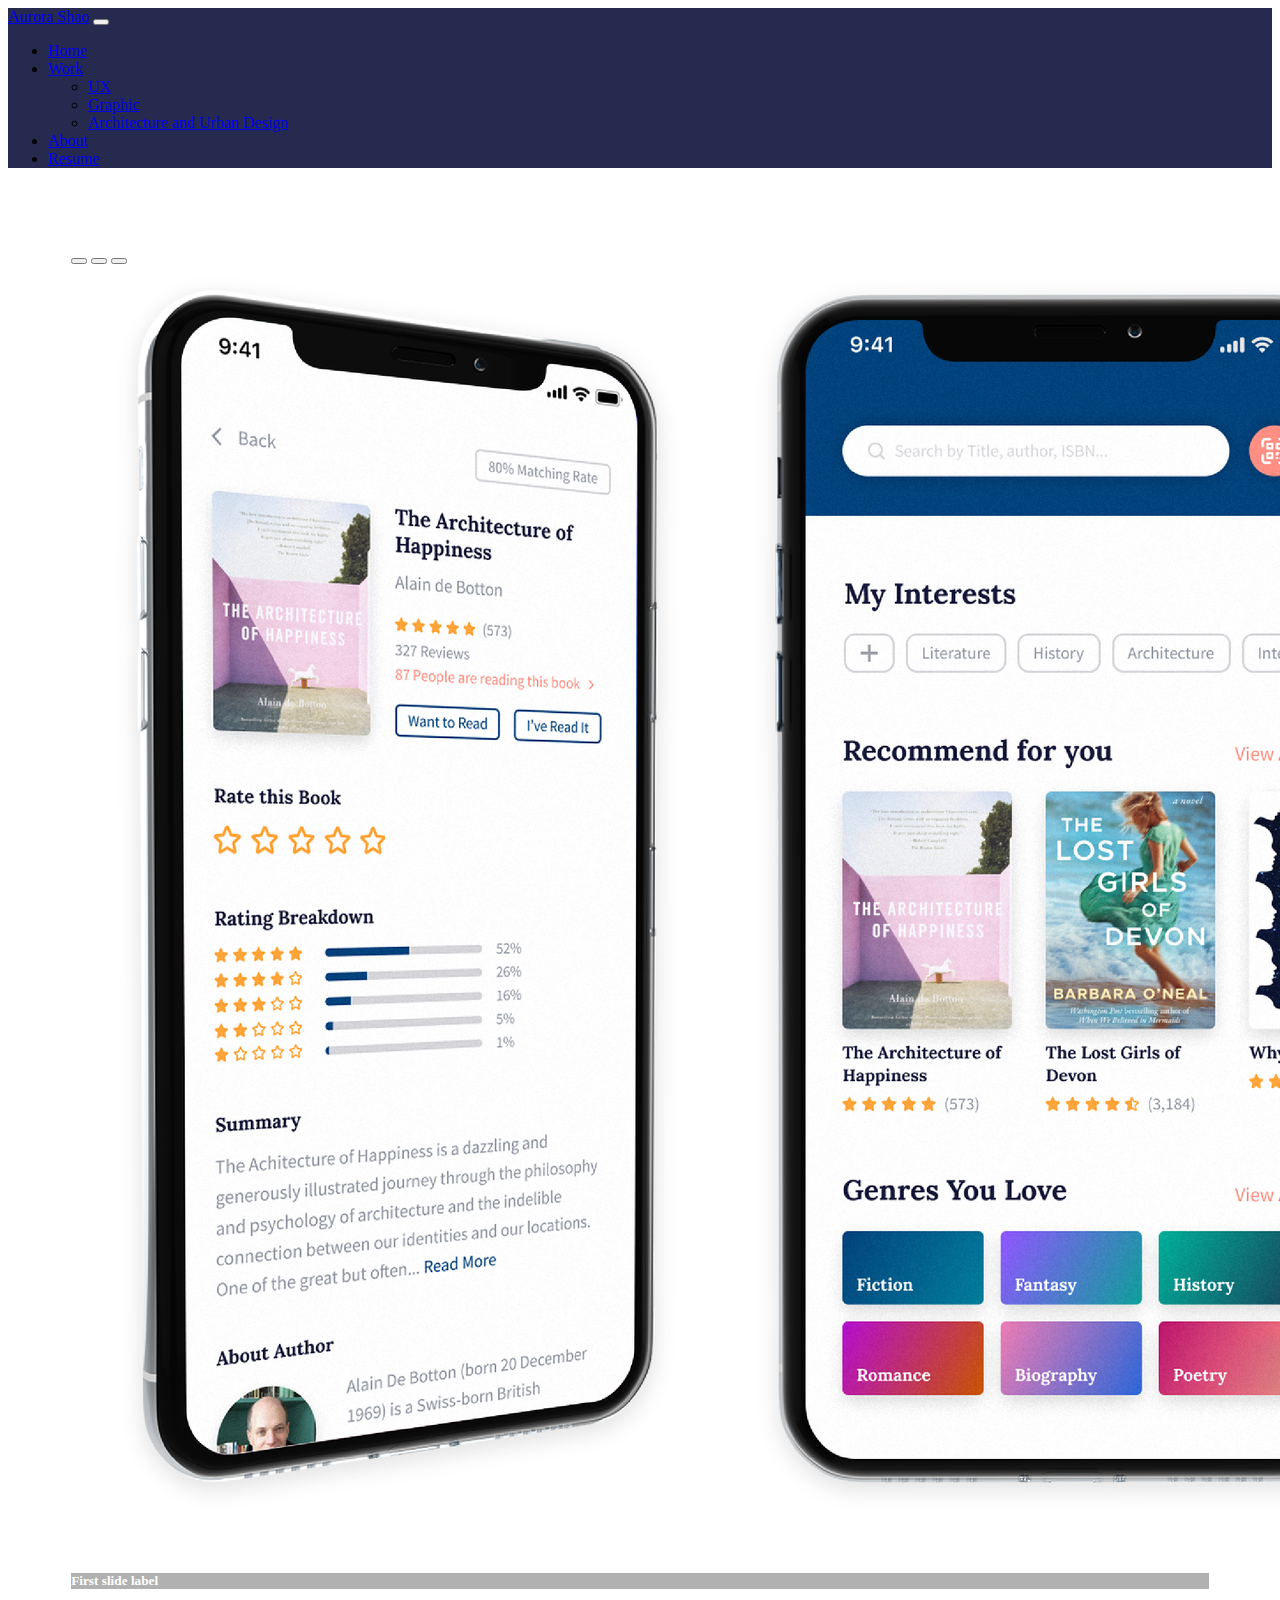
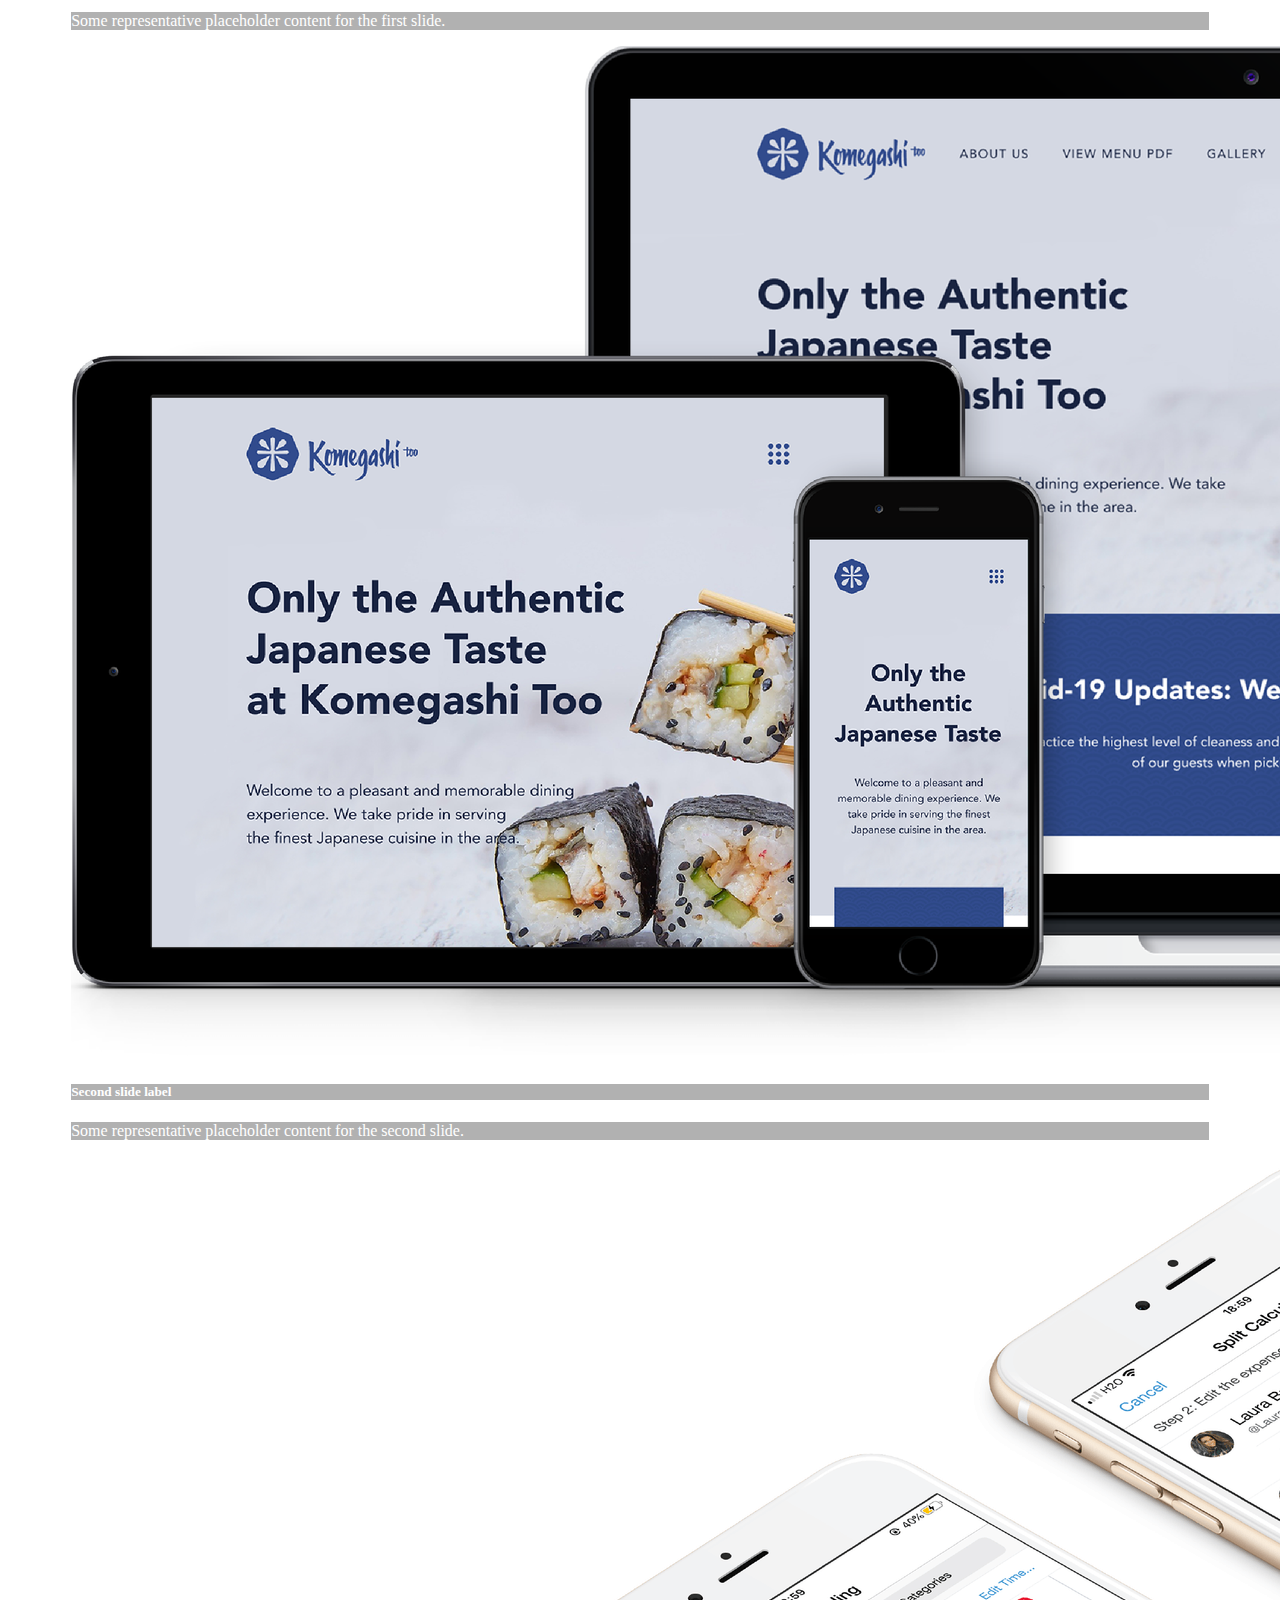
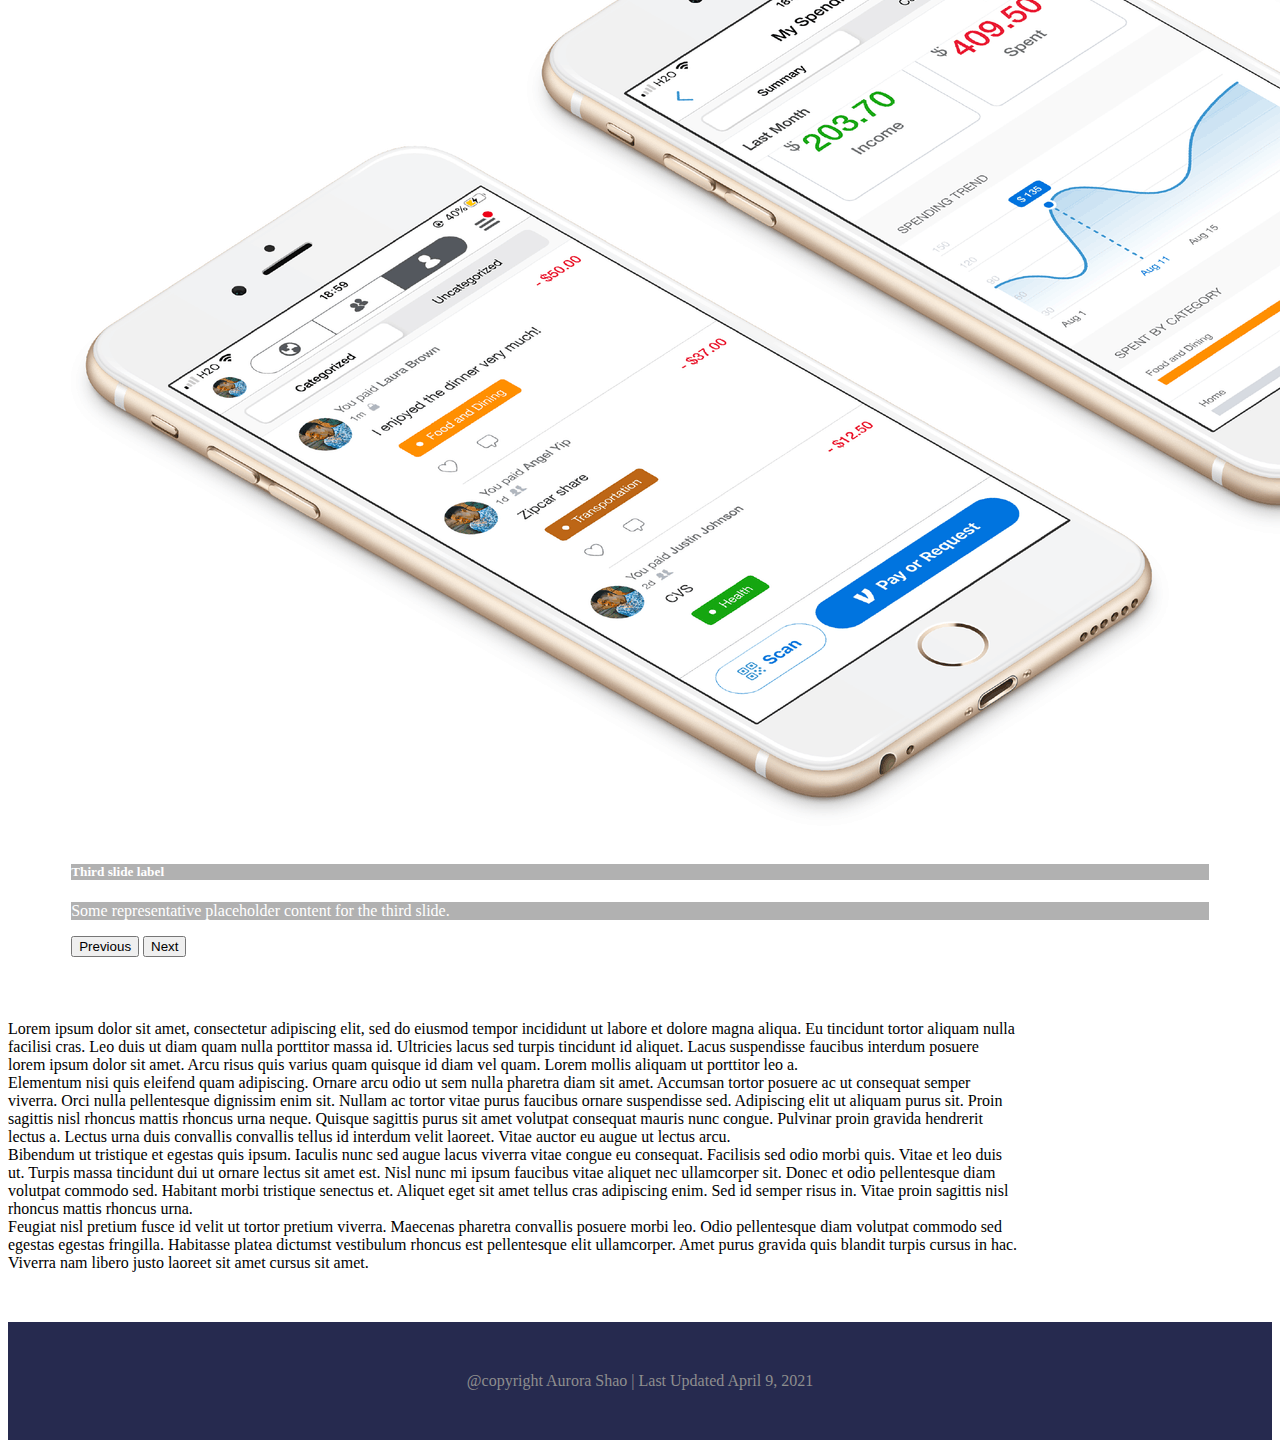
<file: index.html>
<!doctype html>
<html lang="en">
  <head>
    <!-- Required meta tags -->
    <meta charset="utf-8">
    <meta name="viewport" content="width=device-width, initial-scale=1">

    <!-- Bootstrap CSS -->
    <link href="https://cdn.jsdelivr.net/npm/bootstrap@5.0.0-beta3/dist/css/bootstrap.min.css" rel="stylesheet" integrity="sha384-eOJMYsd53ii+scO/bJGFsiCZc+5NDVN2yr8+0RDqr0Ql0h+rP48ckxlpbzKgwra6" crossorigin="anonymous">
    <link href="css/aspage.css" rel="stylesheet">

    <title>Supplemental Tutorial One</title>
  </head>
  <body>

    <!-- Nav Bar -->
    <nav class="navbar navbar-expand-lg navbar-dark bg-dark sticky-top">
      <div class="container-fluid">
        <a class="navbar-brand" href="#">Aurora Shao</a>
        <button class="navbar-toggler" type="button" data-bs-toggle="collapse" data-bs-target="#navbarNavDropdown" aria-controls="navbarNavDropdown" aria-expanded="false" aria-label="Toggle navigation">
          <span class="navbar-toggler-icon"></span>
        </button>
        <div class="collapse navbar-collapse" id="navbarNavDropdown">
          <ul class="navbar-nav">
            <li class="nav-item">
              <a class="nav-link active" aria-current="page" href="../index.html">Home</a>
            </li>
            <li class="nav-item dropdown">
              <a class="nav-link dropdown-toggle" href="#" id="navbarDropdownMenuLink" role="button" data-bs-toggle="dropdown" aria-expanded="false">
                Work
              </a>
              <ul class="dropdown-menu" aria-labelledby="navbarDropdownMenuLink">
                <li><a class="dropdown-item" href="work/work-UX.html">UX</a></li>
                <li><a class="dropdown-item" href="#">Graphic</a></li>
                <li><a class="dropdown-item" href="#">Architecture and Urban Design</a></li>
              </ul>
            </li>
            <li class="nav-item">
              <a class="nav-link" href="#">About</a>
            </li>
            <li class="nav-item">
              <a class="nav-link" href="#">Resume</a>
            </li>
          </ul>
        </div>
      </div>
    </nav>

  <!-- Carousel-->
<div class="container-fluid c-container">
  <div id="carouselExampleCaptions" class="carousel slide" data-bs-ride="carousel">
    <div class="carousel-indicators">
    <button type="button" data-bs-target="#carouselExampleCaptions" data-bs-slide-to="0" class="active" aria-current="true" aria-label="Slide 1"></button>
    <button type="button" data-bs-target="#carouselExampleCaptions" data-bs-slide-to="1" aria-label="Slide 2"></button>
    <button type="button" data-bs-target="#carouselExampleCaptions" data-bs-slide-to="2" aria-label="Slide 3"></button>
    </div>
  <div class="carousel-inner">
    <div class="carousel-item active" data-bs-interval="3000">
      <img src="imgs/01.png" class="d-block w-100" alt="Bhuku End-to-end Mobile Application">
      <div class="carousel-caption d-none d-md-block">
        <h5 class="caption-edit">First slide label</h5>
        <p class="caption-edit">Some representative placeholder content for the first slide.</p>
      </div>
    </div>
    <div class="carousel-item" data-bs-interval="3000">
      <img src="imgs/02.png" class="d-block w-100" alt="Komegashi Too Website Redesign">
      <div class="carousel-caption d-none d-md-block">
        <h5 class="caption-edit">Second slide label</h5>
        <p class="caption-edit">Some representative placeholder content for the second slide.</p>
      </div>
    </div>
    <div class="carousel-item" data-bs-interval="3000">
      <img src="imgs/03.png" class="d-block w-100" alt="Venmo Application Redesign">
      <div class="carousel-caption d-none d-md-block">
        <h5 class="caption-edit">Third slide label</h5>
        <p class="caption-edit">Some representative placeholder content for the third slide.</p>
      </div>
    </div>
  </div>
  <button class="carousel-control-prev" type="button" data-bs-target="#carouselExampleCaptions" data-bs-slide="prev">
    <span class="carousel-control-prev-icon" aria-hidden="true"></span>
    <span class="visually-hidden">Previous</span>
  </button>
  <button class="carousel-control-next" type="button" data-bs-target="#carouselExampleCaptions" data-bs-slide="next">
    <span class="carousel-control-next-icon" aria-hidden="true"></span>
    <span class="visually-hidden">Next</span>
  </button>
  </div>
</div>

<!-- Responsive container-->
<div class="container text-container">
  <div class="row">
    <div class="col-sm-12 col-lg-3">
      Lorem ipsum dolor sit amet, consectetur adipiscing elit, sed do eiusmod tempor incididunt ut labore et dolore magna aliqua. Eu tincidunt tortor aliquam nulla facilisi cras. Leo duis ut diam quam nulla porttitor massa id. Ultricies lacus sed turpis tincidunt id aliquet. Lacus suspendisse faucibus interdum posuere lorem ipsum dolor sit amet. Arcu risus quis varius quam quisque id diam vel quam. Lorem mollis aliquam ut porttitor leo a.
    </div>
    <div class="col-sm-12 col-lg-3">
      Elementum nisi quis eleifend quam adipiscing. Ornare arcu odio ut sem nulla pharetra diam sit amet. Accumsan tortor posuere ac ut consequat semper viverra. Orci nulla pellentesque dignissim enim sit. Nullam ac tortor vitae purus faucibus ornare suspendisse sed. Adipiscing elit ut aliquam purus sit. Proin sagittis nisl rhoncus mattis rhoncus urna neque. Quisque sagittis purus sit amet volutpat consequat mauris nunc congue. Pulvinar proin gravida hendrerit lectus a. Lectus urna duis convallis convallis tellus id interdum velit laoreet. Vitae auctor eu augue ut lectus arcu.
    </div>
    <div class="col-sm-12 col-lg-3">
      Bibendum ut tristique et egestas quis ipsum. Iaculis nunc sed augue lacus viverra vitae congue eu consequat. Facilisis sed odio morbi quis. Vitae et leo duis ut. Turpis massa tincidunt dui ut ornare lectus sit amet est. Nisl nunc mi ipsum faucibus vitae aliquet nec ullamcorper sit. Donec et odio pellentesque diam volutpat commodo sed. Habitant morbi tristique senectus et. Aliquet eget sit amet tellus cras adipiscing enim. Sed id semper risus in. Vitae proin sagittis nisl rhoncus mattis rhoncus urna.
    </div>
    <div class="col-sm-12 col-lg-3">
      Feugiat nisl pretium fusce id velit ut tortor pretium viverra. Maecenas pharetra convallis posuere morbi leo. Odio pellentesque diam volutpat commodo sed egestas egestas fringilla. Habitasse platea dictumst vestibulum rhoncus est pellentesque elit ullamcorper. Amet purus gravida quis blandit turpis cursus in hac. Viverra nam libero justo laoreet sit amet cursus sit amet.
    </div>
  </div>
</div>

<!-- Footer-->
<footer class="footer">
  @copyright Aurora Shao | Last Updated April 9, 2021
</footer>

    <!-- Optional JavaScript; choose one of the two! -->

    <!-- Option 1: Bootstrap Bundle with Popper -->
    <script src="https://cdn.jsdelivr.net/npm/bootstrap@5.0.0-beta3/dist/js/bootstrap.bundle.min.js" integrity="sha384-JEW9xMcG8R+pH31jmWH6WWP0WintQrMb4s7ZOdauHnUtxwoG2vI5DkLtS3qm9Ekf" crossorigin="anonymous"></script>

    <!-- Option 2: Separate Popper and Bootstrap JS -->
    <!--
    <script src="https://cdn.jsdelivr.net/npm/@popperjs/core@2.9.1/dist/umd/popper.min.js" integrity="sha384-SR1sx49pcuLnqZUnnPwx6FCym0wLsk5JZuNx2bPPENzswTNFaQU1RDvt3wT4gWFG" crossorigin="anonymous"></script>
    <script src="https://cdn.jsdelivr.net/npm/bootstrap@5.0.0-beta3/dist/js/bootstrap.min.js" integrity="sha384-j0CNLUeiqtyaRmlzUHCPZ+Gy5fQu0dQ6eZ/xAww941Ai1SxSY+0EQqNXNE6DZiVc" crossorigin="anonymous"></script>
    -->
  </body>
</html>
</file>
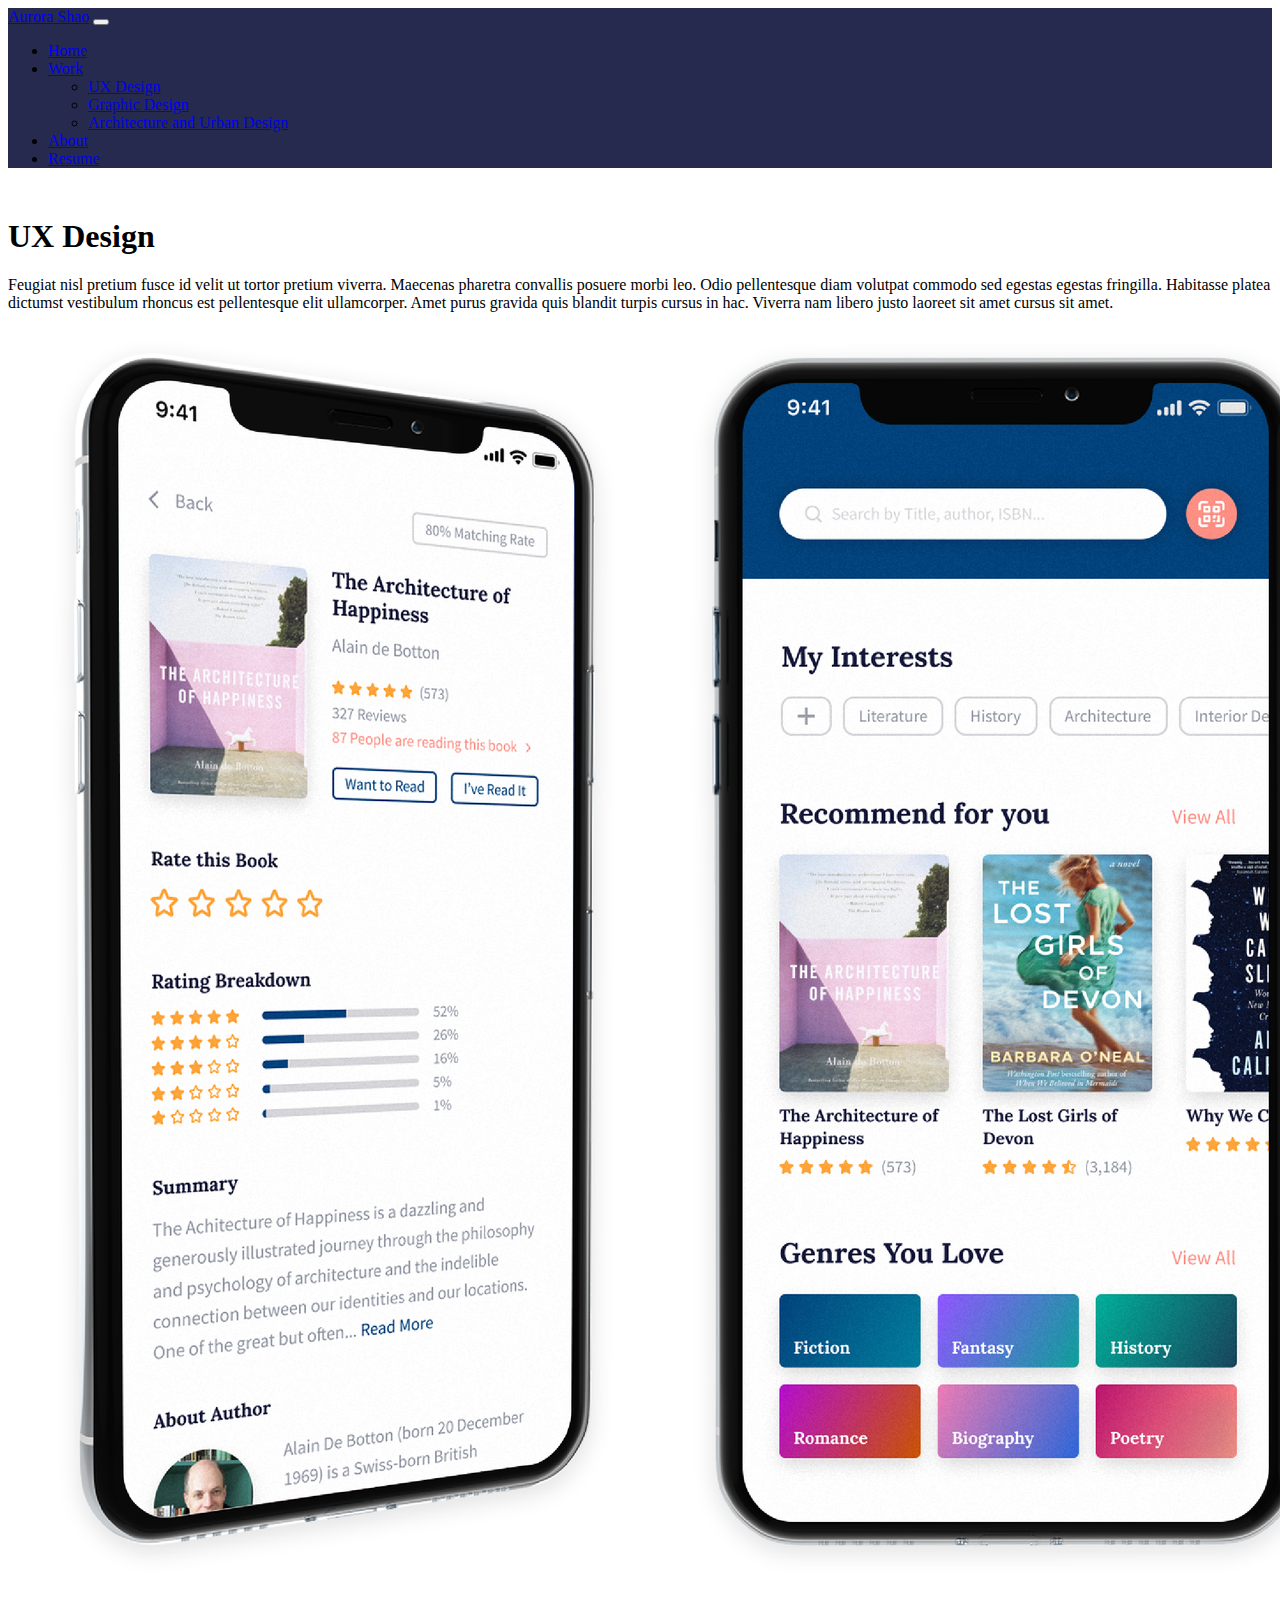
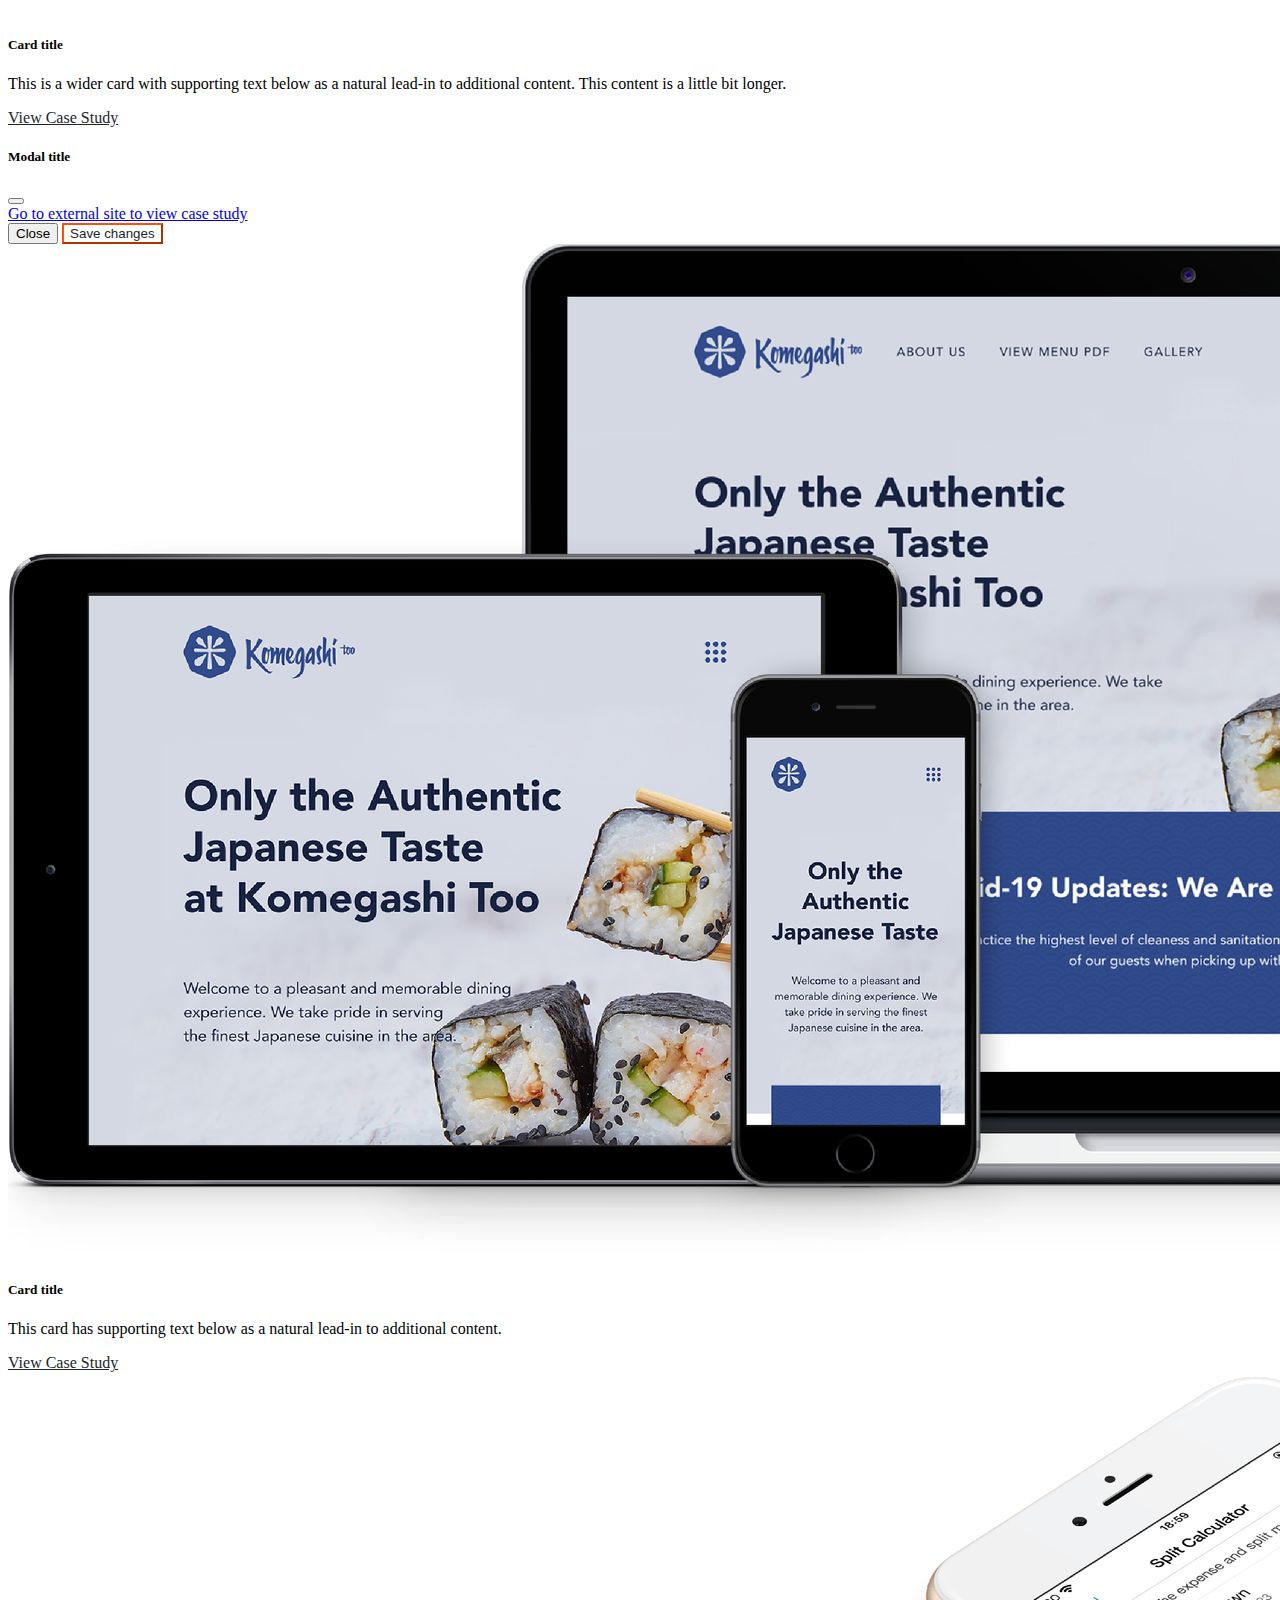
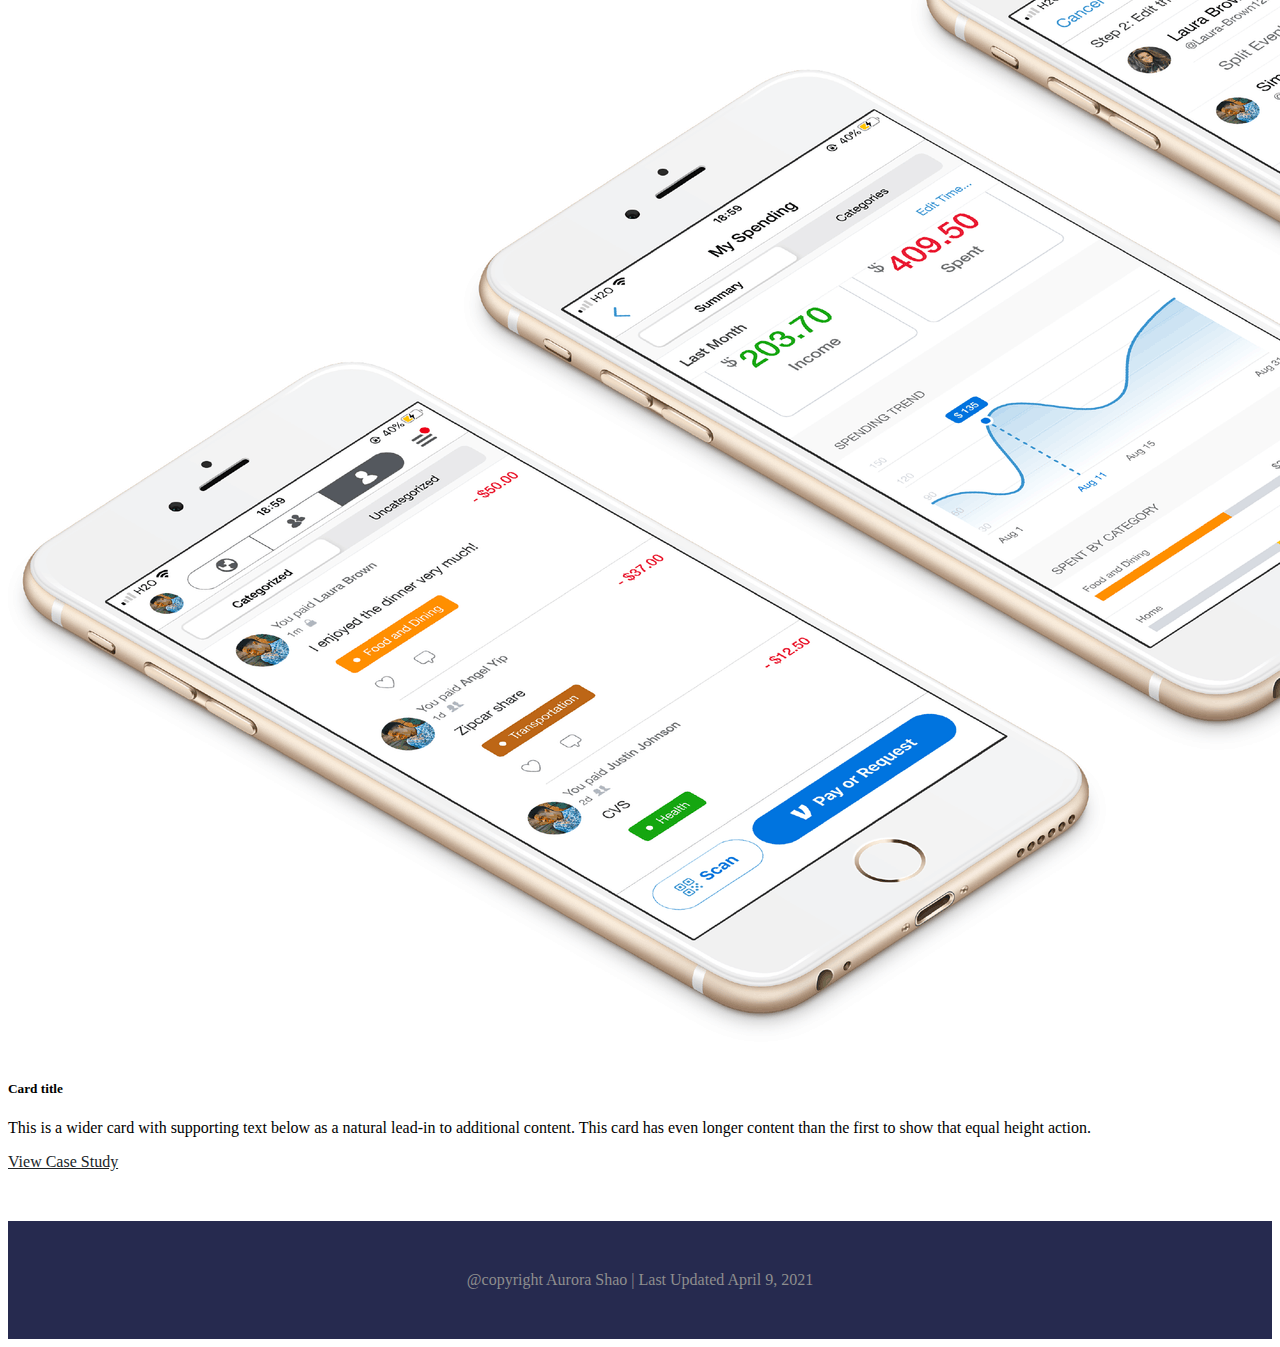
<file: work/work-UX.html>
<!doctype html>
<html lang="en">
  <head>
    <!-- Required meta tags -->
    <meta charset="utf-8">
    <meta name="viewport" content="width=device-width, initial-scale=1">

    <!-- Bootstrap CSS -->
    <link href="https://cdn.jsdelivr.net/npm/bootstrap@5.0.0-beta3/dist/css/bootstrap.min.css" rel="stylesheet" integrity="sha384-eOJMYsd53ii+scO/bJGFsiCZc+5NDVN2yr8+0RDqr0Ql0h+rP48ckxlpbzKgwra6" crossorigin="anonymous">
    <link href="../css/aspage.css" rel="stylesheet">

    <title>Supplemental Tutorial One</title>
  </head>

  <body>

    <!-- Nav Bar -->
    <nav class="navbar navbar-expand-lg navbar-dark bg-dark sticky-top">
      <div class="container-fluid">
        <a class="navbar-brand" href="#">Aurora Shao</a>
        <button class="navbar-toggler" type="button" data-bs-toggle="collapse" data-bs-target="#navbarNavDropdown" aria-controls="navbarNavDropdown" aria-expanded="false" aria-label="Toggle navigation">
          <span class="navbar-toggler-icon"></span>
        </button>
        <div class="collapse navbar-collapse" id="navbarNavDropdown">
          <ul class="navbar-nav">
            <li class="nav-item">
              <a class="nav-link active" aria-current="page" href="../index.html">Home</a>
            </li>
            <li class="nav-item dropdown">
              <a class="nav-link dropdown-toggle" href="#" id="navbarDropdownMenuLink" role="button" data-bs-toggle="dropdown" aria-expanded="false">
                Work
              </a>
              <ul class="dropdown-menu" aria-labelledby="navbarDropdownMenuLink">
                <li><a class="dropdown-item" href="#">UX Design</a></li>
                <li><a class="dropdown-item" href="#">Graphic Design</a></li>
                <li><a class="dropdown-item" href="#">Architecture and Urban Design</a></li>
              </ul>
            </li>
            <li class="nav-item">
              <a class="nav-link" href="#">About</a>
            </li>
            <li class="nav-item">
              <a class="nav-link" href="#">Resume</a>
            </li>
          </ul>
        </div>
      </div>
    </nav>

<!-- Title + Description -->
    <div class="container">
      <div class="row">
        <h1 style="margin-top: 50px;">UX Design</h1>
        <div class="col-sm-12 control-width">
        <p>
          Feugiat nisl pretium fusce id velit ut tortor pretium viverra. Maecenas pharetra convallis posuere morbi leo. Odio pellentesque diam volutpat commodo sed egestas egestas fringilla. Habitasse platea dictumst vestibulum rhoncus est pellentesque elit ullamcorper. Amet purus gravida quis blandit turpis cursus in hac. Viverra nam libero justo laoreet sit amet cursus sit amet.
        </p>
        </div>
      </div>
    </div>

<!-- Card -->
<div class="container" style="margin-bottom: 50px;">
  <div class="row row-cols-1 row-cols-md-3 g-4">
  <div class="col">
    <div class="card h-100">
      <img src="../imgs/01.png" class="card-img-top" alt="Bhuku Mobile App">
      <div class="card-body">
        <h5 class="card-title">Card title</h5>
        <p class="card-text">This is a wider card with supporting text below as a natural lead-in to additional content. This content is a little bit longer.</p>
      </div>
      <div class="card-footer">
        <a href="https://aurorashao.com/work/bhuku" class="btn btn-primary" data-bs-toggle="modal" data-bs-target="#Bhuku">View Case Study</a>
      </div>

      <!-- Modal -->
      <div class="modal fade" id="Bhuku" tabindex="-1" aria-labelledby="Bhuku" aria-hidden="true">
        <div class="modal-dialog">
          <div class="modal-content">
            <div class="modal-header">
              <h5 class="modal-title" id="Bhuku">Modal title</h5>
              <button type="button" class="btn-close" data-bs-dismiss="modal" aria-label="Close"></button>
            </div>
              <div class="modal-body">
              <a href="https://aurorashao.com/work/bhuku">Go to external site to view case study</a>
              </div>
            <div class="modal-footer">
            <button type="button" class="btn btn-secondary" data-bs-dismiss="modal">Close</button>
            <button type="button" class="btn btn-primary">Save changes</button>
            </div>
          </div>
        </div>
      </div>

    </div>
  </div>
  <div class="col">
    <div class="card h-100">
      <img src="../imgs/02.png" class="card-img-top" alt="Komegashi Too Website Redesign">
      <div class="card-body">
        <h5 class="card-title">Card title</h5>
        <p class="card-text">This card has supporting text below as a natural lead-in to additional content.</p>
      </div>
      <div class="card-footer">
        <a href="https://aurorashao.com/work/komegashi-too" class="btn btn-primary">View Case Study</a>
      </div>
    </div>
  </div>
  <div class="col">
    <div class="card h-100">
      <img src="../imgs/03.png" class="card-img-top" alt="Venmo Mobile App Redesign">
      <div class="card-body">
        <h5 class="card-title">Card title</h5>
        <p class="card-text">This is a wider card with supporting text below as a natural lead-in to additional content. This card has even longer content than the first to show that equal height action.</p>
      </div>
      <div class="card-footer">
        <a href="https://aurorashao.com/work/venmo" class="btn btn-primary">View Case Study</a>
      </div>
    </div>
  </div>
  </div>
</div>

    <!-- Footer-->
    <footer class="footer">
      @copyright Aurora Shao | Last Updated April 9, 2021
    </footer>

        <!-- Optional JavaScript; choose one of the two! -->

        <!-- Option 1: Bootstrap Bundle with Popper -->
        <script src="https://cdn.jsdelivr.net/npm/bootstrap@5.0.0-beta3/dist/js/bootstrap.bundle.min.js" integrity="sha384-JEW9xMcG8R+pH31jmWH6WWP0WintQrMb4s7ZOdauHnUtxwoG2vI5DkLtS3qm9Ekf" crossorigin="anonymous"></script>

        <!-- Option 2: Separate Popper and Bootstrap JS -->
        <!--
        <script src="https://cdn.jsdelivr.net/npm/@popperjs/core@2.9.1/dist/umd/popper.min.js" integrity="sha384-SR1sx49pcuLnqZUnnPwx6FCym0wLsk5JZuNx2bPPENzswTNFaQU1RDvt3wT4gWFG" crossorigin="anonymous"></script>
        <script src="https://cdn.jsdelivr.net/npm/bootstrap@5.0.0-beta3/dist/js/bootstrap.min.js" integrity="sha384-j0CNLUeiqtyaRmlzUHCPZ+Gy5fQu0dQ6eZ/xAww941Ai1SxSY+0EQqNXNE6DZiVc" crossorigin="anonymous"></script>
        -->
    </body>

    </html>
</file>
<file: css/aspage.css>
@charset "UTF-8";
/* CSS Document */

.bg-dark {
  background-color: #262a4f !important;
}

.c-container {
  padding: 5%;
}

.caption-edit {
  background-color: rgb(100, 100, 100, 0.5);
  color: white;
}

.text-container {
  max-width: 80%;
  margin-bottom: 50px;
}

.footer {
  background-color: #262a4f;
  height: auto;
  color: #8e8e8e;
  font-size: 0.8 rem;
  text-align: center;
  padding: 50px;
}

.btn-primary {
  background-color: transparent;
  color: #202529;
  border-color: #ff4e00;

}

.btn-primary:hover {
  background-color: #ff4e00;
  color: #ffffff;
  border-color: #ff4e00;

}
</file>
